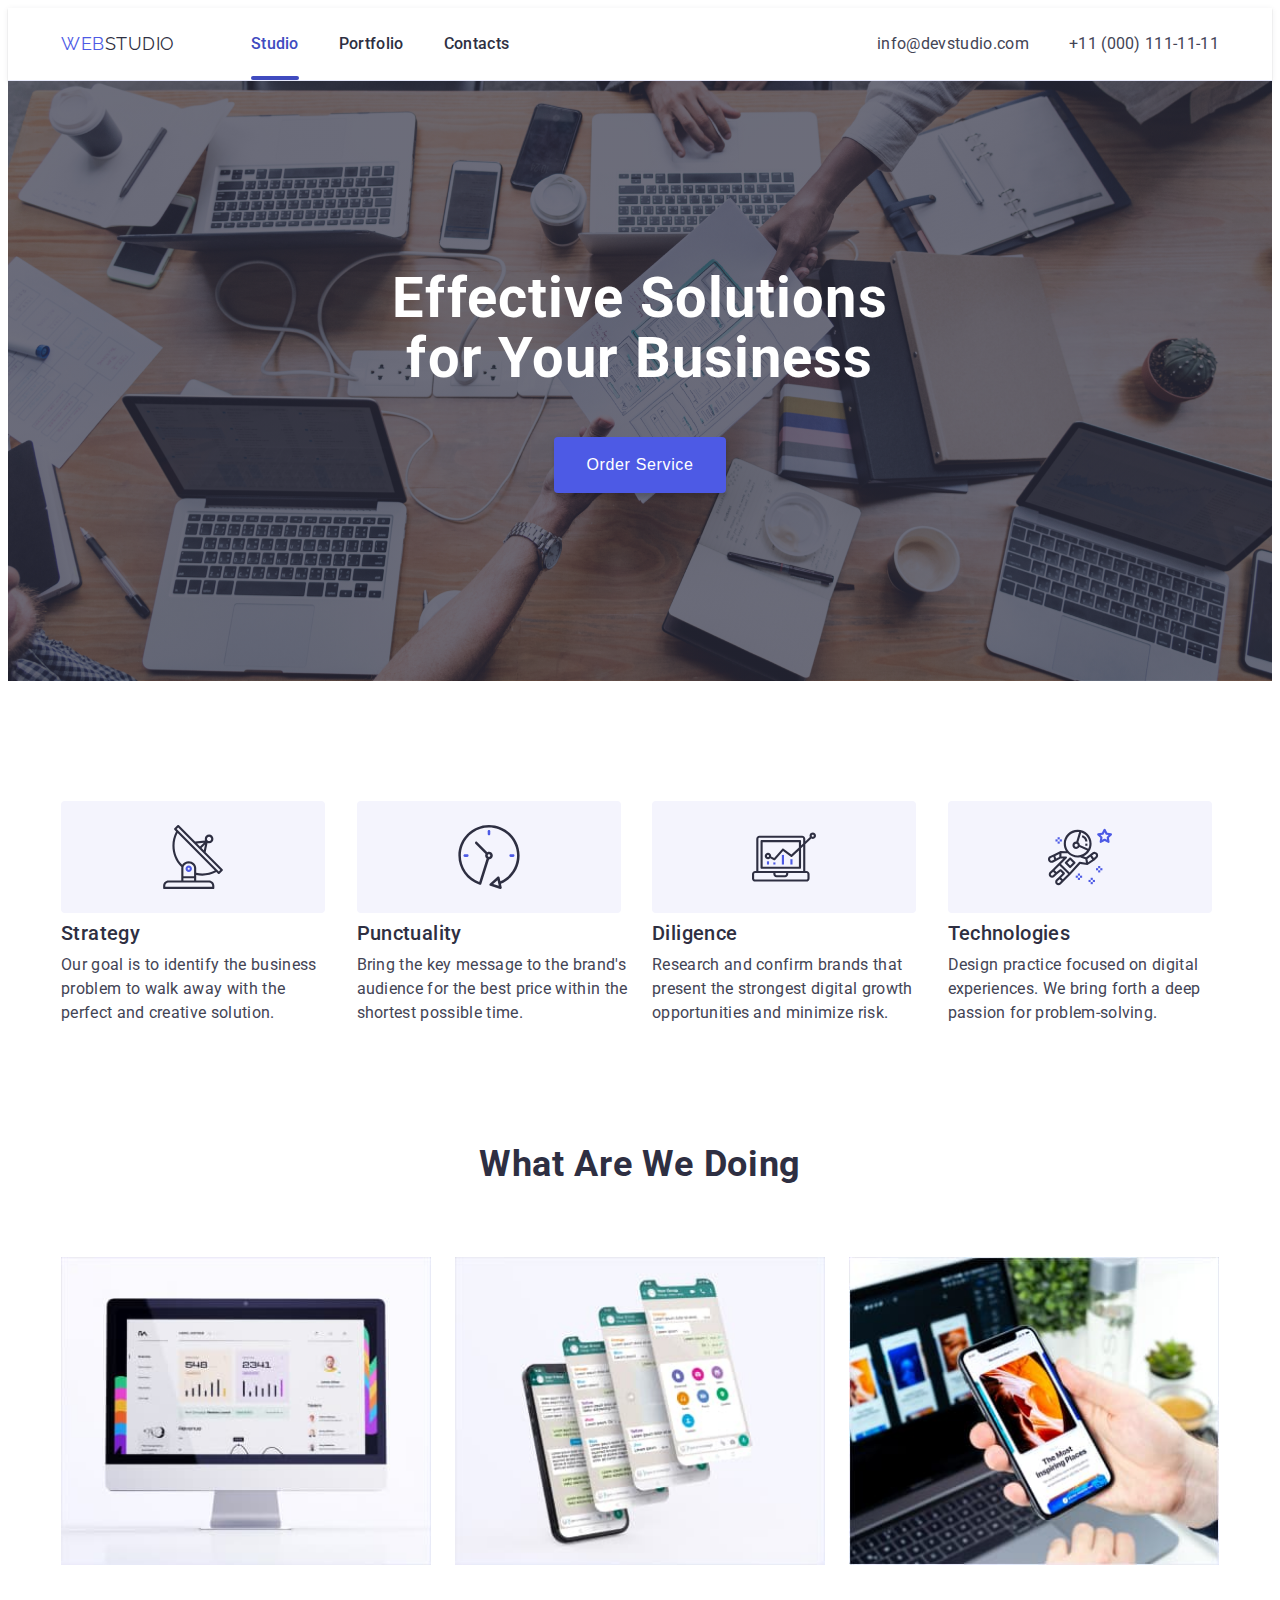
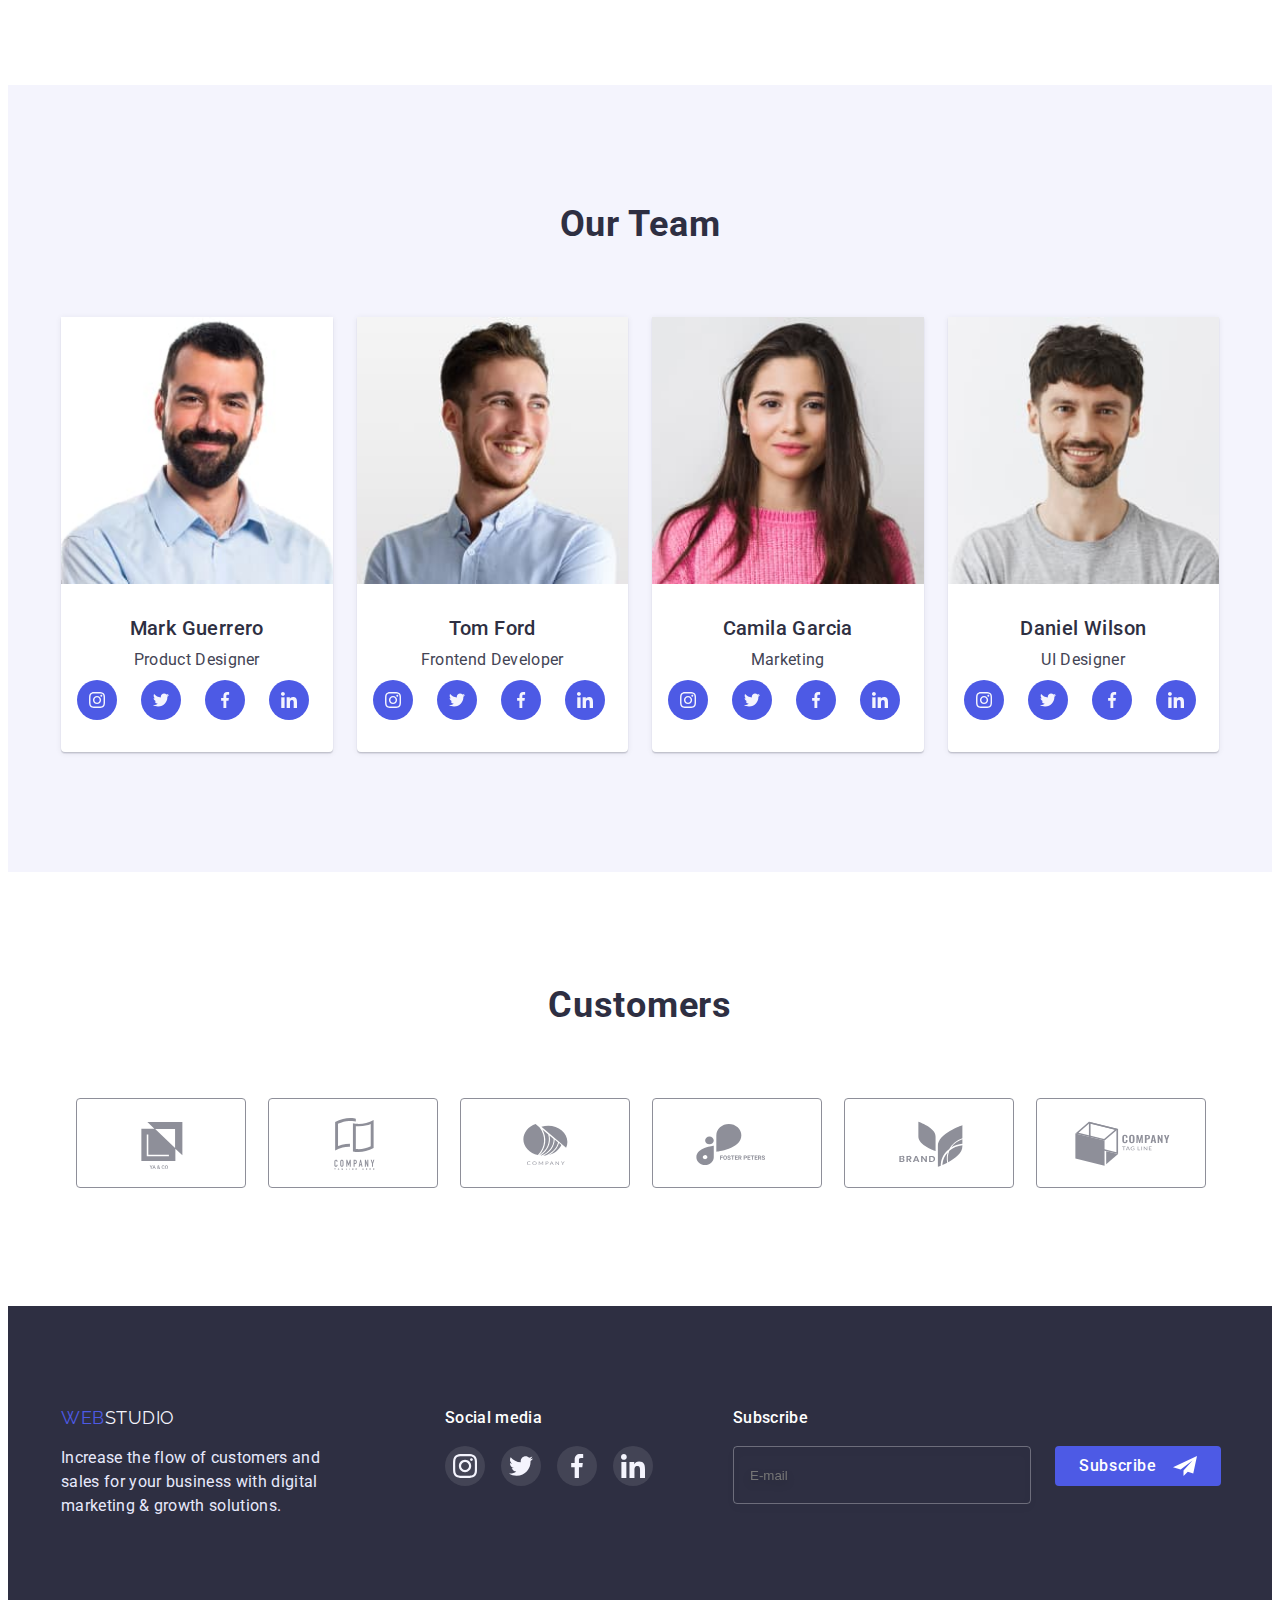
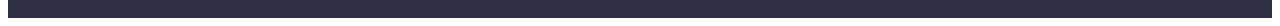
<file: index.html>
<!DOCTYPE html>
<html lang="en">
  <head>
    <meta charset="UTF-8" />
    <meta http-equiv="X-UA-Compatible" content="IE=edge" />
    <meta name="viewport" content="width=device-width, initial-scale=1.0" />
    <title>WEBSTUDIO</title>
    <link
      rel="stylesheet"
      href="https://cdnjs.cloudflare.com/ajax/libs/modern-normalize/1.1.0/modern-normalize.min.css"
      integrity="sha512-wpPYUAdjBVSE4KJnH1VR1HeZfpl1ub8YT/NKx4PuQ5NmX2tKuGu6U/JRp5y+Y8XG2tV+wKQpNHVUX03MfMFn9Q=="
      crossorigin="anonymous"
      referrerpolicy="no-referrer"
    />
    <link rel="preconnect" href="https://fonts.googleapis.com" />
    <link rel="preconnect" href="https://fonts.gstatic.com" crossorigin />
    <link
      href="https://fonts.googleapis.com/css2?family=Raleway:wght@800&family=Roboto:wght@400;500;700;900&display=swap"
      rel="stylesheet"
    />
    <link rel="stylesheet" href="./css/styles.css" />
  </head>
  <body>
    <!-- HEADER -->
    <header class="header">
      <div class="container header-container">
        <nav class="page-header">
          <a href="./index.html" class="logotype link">
            Web<span class="part-logotype-dark">Studio</span>
          </a>
          <ul class="menu-list list">
            <li class="menu-item">
              <a href="./index.html" class="menu-link link current">Studio</a>
            </li>
            <li class="menu-item">
              <a href="./portfolio.html" class="menu-link link">Portfolio</a>
            </li>
            <li class="menu-item">
              <a href="" class="menu-link link">Contacts</a>
            </li>
          </ul>
        </nav>
        <address class="contact">
          <ul class="contact-list list">
            <li class="contact-item">
              <a href="mailto:info@devstudio.com" class="contact-link link"
                >info@devstudio.com</a
              >
            </li>
            <li class="contact-item">
              <a href="tel:+110001111111" class="contact-link link"
                >+11 (000) 111-11-11</a
              >
            </li>
          </ul>
        </address>
      </div>
    </header>
    <!-- /HEADER -->

    <main>
      <!-- HERO -->
      <section class="hero">
        <div class="container">
          <h1 class="hero-title">Effective Solutions for Your Business</h1>
          <button type="button" class="hero-button" data-modal-open>
            Order Service
          </button>
        </div>
      </section>
      <!--ABOUT-->
      <section class="information section">
        <div class="container">
          <h2 class="visually-hidden">Advantages</h2>
          <ul class="information-list list">
            <li class="information-item">
              <div class="information-icon-container">
                <svg class="icon-antenna" width="64" height="64">
                  <use href="./images/icons.svg#icon-antenna"></use>
                </svg>
              </div>
              <h3 class="information-title">Strategy</h3>
              <p class="information-text">
                Our goal is to identify the business problem to walk away with
                the perfect and creative solution.
              </p>
            </li>
            <li class="information-item">
              <div class="information-icon-container">
                <svg class="icon-antenna" width="64" height="64">
                  <use href="./images/icons.svg#icon-clock"></use>
                </svg>
              </div>
              <h3 class="information-title">Punctuality</h3>
              <p class="information-text">
                Bring the key message to the brand's audience for the best price
                within the shortest possible time.
              </p>
            </li>
            <li class="information-item">
              <div class="information-icon-container">
                <svg class="icon-antenna" width="64" height="64">
                  <use href="./images/icons.svg#icon-diagram"></use>
                </svg>
              </div>
              <h3 class="information-title">Diligence</h3>
              <p class="information-text">
                Research and confirm brands that present the strongest digital
                growth opportunities and minimize risk.
              </p>
            </li>
            <li class="information-item">
              <div class="information-icon-container">
                <svg class="icon-antenna" width="64" height="64">
                  <use href="./images/icons.svg#icon-astronaut"></use>
                </svg>
              </div>
              <h3 class="information-title">Technologies</h3>
              <p class="information-text">
                Design practice focused on digital experiences. We bring forth a
                deep passion for problem-solving.
              </p>
            </li>
          </ul>
        </div>
      </section>
      <!-- /ABOUT-->
      <!-- JOB-->
      <section class="job-example section">
        <div class="container">
          <h2 class="job-example-title">What are we doing</h2>
          <ul class="job-example-list list">
            <li class="job-example-item list">
              <img
                class="job-example-img"
                src="./images/what-we-doing/img1.jpg"
                alt="Computer"
                width="360"
              />
            </li>
            <li class="job-example-item list">
              <img
                class="job-example-img"
                src="./images/what-we-doing/img2.jpg"
                alt="Phone's screen"
                width="360"
              />
            </li>
            <li class="job-example-item">
              <img
                class="job-example-img"
                src="./images/what-we-doing/img3.jpg"
                alt="Phone and computer"
                width="360"
              />
            </li>
          </ul>
        </div>
      </section>
      <!-- /JOB-->
      <!-- TEAM-->
      <section class="team section">
        <div class="container">
          <h2 class="team-title">Our Team</h2>
          <ul class="team-list list">
            <li class="team-item">
              <img
                class="team-img"
                src="./images/our-team/img1.jpg"
                alt="employee"
                width="264"
              />
              <div class="team-text">
                <h3 class="team-member">Mark Guerrero</h3>
                <p class="team-description">Product Designer</p>
                <ul class="team-social-list list">
                  <li class="team-social-item">
                    <a href="" class="team-social-link">
                      <svg class="team-social-svg" width="16" height="16">
                        <use href="./images/icons.svg#icon-instagram"></use>
                      </svg>
                    </a>
                  </li>
                  <li class="team-social-item">
                    <a href="" class="team-social-link">
                      <svg class="team-social-svg" width="16" height="16">
                        <use href="./images/icons.svg#icon-twitter"></use>
                      </svg>
                    </a>
                  </li>
                  <li class="team-social-item">
                    <a href="" class="team-social-link">
                      <svg class="team-social-svg" width="16" height="16">
                        <use href="./images/icons.svg#icon-facebook"></use>
                      </svg>
                    </a>
                  </li>
                  <li class="team-social-item">
                    <a href="" class="team-social-link">
                      <svg class="team-social-svg" width="16" height="16">
                        <use href="./images/icons.svg#icon-linkedin"></use>
                      </svg>
                    </a>
                  </li>
                </ul>
              </div>
            </li>
            <li class="team-item">
              <img
                class="team-img"
                src="./images/our-team/img2.jpg"
                alt="employee"
                width="264"
              />
              <div class="team-text">
                <h3 class="team-member">Tom Ford</h3>
                <p class="team-description">Frontend Developer</p>
                <ul class="team-social-list list">
                  <li class="team-social-item">
                    <a href="" class="team-social-link">
                      <svg class="team-social-svg" width="16" height="16">
                        <use href="./images/icons.svg#icon-instagram"></use>
                      </svg>
                    </a>
                  </li>
                  <li class="team-social-item">
                    <a href="" class="team-social-link">
                      <svg class="team-social-svg" width="16" height="16">
                        <use href="./images/icons.svg#icon-twitter"></use>
                      </svg>
                    </a>
                  </li>
                  <li class="team-social-item">
                    <a href="" class="team-social-link">
                      <svg class="team-social-svg" width="16" height="16">
                        <use href="./images/icons.svg#icon-facebook"></use>
                      </svg>
                    </a>
                  </li>
                  <li class="team-social-item">
                    <a href="" class="team-social-link">
                      <svg class="team-social-svg" width="16" height="16">
                        <use href="./images/icons.svg#icon-linkedin"></use>
                      </svg>
                    </a>
                  </li>
                </ul>
              </div>
            </li>
            <li class="team-item">
              <img
                class="team-img"
                src="./images/our-team/img3.jpg"
                alt="employee"
                width="264"
              />
              <div class="team-text">
                <h3 class="team-member">Camila Garcia</h3>
                <p class="team-description">Marketing</p>
                <ul class="team-social-list list">
                  <li class="team-social-item">
                    <a href="" class="team-social-link">
                      <svg class="team-social-svg" width="16" height="16">
                        <use href="./images/icons.svg#icon-instagram"></use>
                      </svg>
                    </a>
                  </li>
                  <li class="team-social-item">
                    <a href="" class="team-social-link">
                      <svg class="team-social-svg" width="16" height="16">
                        <use href="./images/icons.svg#icon-twitter"></use>
                      </svg>
                    </a>
                  </li>
                  <li class="team-social-item">
                    <a href="" class="team-social-link">
                      <svg class="team-social-svg" width="16" height="16">
                        <use href="./images/icons.svg#icon-facebook"></use>
                      </svg>
                    </a>
                  </li>
                  <li class="team-social-item">
                    <a href="" class="team-social-link">
                      <svg class="team-social-svg" width="16" height="16">
                        <use href="./images/icons.svg#icon-linkedin"></use>
                      </svg>
                    </a>
                  </li>
                </ul>
              </div>
            </li>
            <li class="team-item">
              <img
                class="team-img"
                src="./images/our-team/img4.jpg"
                alt="employee"
                width="264"
              />
              <div class="team-text">
                <h3 class="team-member">Daniel Wilson</h3>
                <p class="team-description">UI Designer</p>
                <ul class="team-social-list list">
                  <li class="team-social-item">
                    <a href="" class="team-social-link">
                      <svg class="team-social-svg" width="16" height="16">
                        <use href="./images/icons.svg#icon-instagram"></use>
                      </svg>
                    </a>
                  </li>
                  <li class="team-social-item">
                    <a href="" class="team-social-link">
                      <svg class="team-social-svg" width="16" height="16">
                        <use href="./images/icons.svg#icon-twitter"></use>
                      </svg>
                    </a>
                  </li>
                  <li class="team-social-item">
                    <a href="" class="team-social-link">
                      <svg class="team-social-svg" width="16" height="16">
                        <use href="./images/icons.svg#icon-facebook"></use>
                      </svg>
                    </a>
                  </li>
                  <li class="team-social-item">
                    <a href="" class="team-social-link">
                      <svg class="team-social-svg" width="16" height="16">
                        <use href="./images/icons.svg#icon-linkedin"></use>
                      </svg>
                    </a>
                  </li>
                </ul>
              </div>
            </li>
          </ul>
        </div>
      </section>
      <!-- /TEAM-->

      <!--CUSTOMERS-->
      <section class="customers section">
        <div class="container">
          <h2 class="customers-title">Customers</h2>
          <ul class="customers-list list">
            <li class="customers-item">
              <a href="" class="customers-link link">
                <svg class="customers-icon" width="104" height="56">
                  <use href="./images/icons.svg#icon-logo1"></use>
                </svg>
              </a>
            </li>
            <li class="customers-item">
              <a href="" class="customers-link link">
                <svg class="customers-icon" width="104" height="56">
                  <use href="./images/icons.svg#icon-logo2"></use>
                </svg>
              </a>
            </li>
            <li class="customers-item">
              <a href="" class="customers-link link">
                <svg class="customers-icon" width="104" height="56">
                  <use href="./images/icons.svg#icon-logo3"></use>
                </svg>
              </a>
            </li>
            <li class="customers-item">
              <a href="" class="customers-link link">
                <svg class="customers-icon" width="104" height="56">
                  <use href="./images/icons.svg#icon-logo4"></use>
                </svg>
              </a>
            </li>
            <li class="customers-item">
              <a href="" class="customers-link link">
                <svg class="customers-icon" width="104" height="56">
                  <use href="./images/icons.svg#icon-logo5"></use>
                </svg>
              </a>
            </li>
            <li class="customers-item">
              <a href="" class="customers-link link">
                <svg class="customers-icon" width="104" height="56">
                  <use href="./images/icons.svg#icon-logo6"></use>
                </svg>
              </a>
            </li>
          </ul>
        </div>
      </section>
    </main>
    <!-- FOOTER-->
    <footer class="footer-container">
      <div class="container footer-general-container">
        <div class="footer-description">
          <a href="./index.html" class="logotype link logo-bottom">
            Web<span class="part-logotype-light">Studio</span>
          </a>
          <p class="footer-text">
            Increase the flow of customers and sales for your business with
            digital marketing & growth solutions.
          </p>
        </div>
        <div class="footer-social-media">
          <p class="footer-social-text">Social media</p>
          <ul class="footer-social-list list">
            <li class="footer-social-item">
              <a href="" class="footer-social-link">
                <svg class="footer-social-svg" width="24" height="24">
                  <use href="./images/icons.svg#icon-instagram"></use>
                </svg>
              </a>
            </li>
            <li class="footer-social-item">
              <a href="" class="footer-social-link">
                <svg class="footer-social-svg" width="24" height="24">
                  <use href="./images/icons.svg#icon-twitter"></use>
                </svg>
              </a>
            </li>
            <li class="footer-social-item">
              <a href="" class="footer-social-link">
                <svg class="footer-social-svg" width="24" height="24">
                  <use href="./images/icons.svg#icon-facebook"></use>
                </svg>
              </a>
            </li>
            <li class="footer-social-item">
              <a href="" class="footer-social-link">
                <svg class="footer-social-svg" width="24" height="24">
                  <use href="./images/icons.svg#icon-linkedin"></use>
                </svg>
              </a>
            </li>
          </ul>
        </div>

        <form class="footer-form">
          <p class="footer-field-description">Subscribe</p>
          <div class="footer-input-btn-wrap">
            <input
              class="footer-input"
              aria-label="Email"
              type="email"
              name="user_mail_subscribe"
              placeholder="E-mail"
            />
            <button type="submit" class="footer-mail-btn">
              Subscribe
              <svg class="subscribe-icon" width="24" height="24">
                <use href="./images/icons.svg#icon-teleg"></use>
              </svg>
            </button>
          </div>
        </form>
      </div>
    </footer>
    <!-- /FOOTER-->

    <!--BACKDROP-->
    <div class="backdrop is-hidden" data-modal>
      <div class="modal">
        <button type="button" class="modal-close-btn" data-modal-close>
          <svg class="modal-close-icon" width="8" height="8">
            <use href="./images/icons.svg#icon-close-btn"></use>
          </svg>
        </button>
        <p class="modal-title">Leave your contacts and we will call you back</p>
        <form class="modal-form">
          <label class="modal-form-field form-group"
            ><span class="modal-form-descr">Name</span>
            <span class="input-container">
              <input
                class="modal-form-input"
                type="text"
                name="user_name"
                required
                pattern="^[a-zA-Zа-яА-Я]+$"
                minlength="2"
              />
              <svg class="modal-form-icon" width="18" height="24">
                <use href="./images/icons.svg#icon-man"></use>
              </svg>
            </span>
          </label>

          <label class="modal-form-field form-group"
            ><span class="modal-form-descr">Phone</span>
            <span class="input-container">
              <input
                class="modal-form-input"
                type="tel"
                name="user_phone"
                required
                pattern="[0-9]{3}-[0-9]{3}-[0-9]{2}[0-9]{2}"
                title="XXX-XXX-XX-XX" />
              <svg class="modal-form-icon" width="18" height="24">
                <use href="./images/icons.svg#icon-phone"></use></svg></span
          ></label>

          <label class="modal-form-field form-group"
            ><span class="modal-form-descr">Email</span>
            <span class="input-container">
              <input
                class="modal-form-input"
                type="email"
                name="user_mail"
                required
              /><svg class="modal-form-icon" width="18" height="24">
                <use href="./images/icons.svg#icon-email"></use>
              </svg>
            </span>
          </label>

          <label class="modal-form-field form-group-textarea"
            ><span class="modal-form-descr">Comment</span
            ><textarea
              name="user_comment"
              class="modal-form-textarea"
              placeholder="Text input"
            ></textarea>
          </label>

          <input
            id="user-policy"
            type="checkbox"
            name="user_policy"
            class="modal-form-check visually-hidden"
          />
          <label for="user-policy" class="policy-field-check"
            >I accept the terms and conditions of the&nbsp;
            <a class="policy-field-link link" href="">Privacy Policy</a></label
          >
          <button class="modal-form-btn" type="submit">Send</button>
        </form>
      </div>
    </div>

    <script src="./js/modal.js"></script>
  </body>
</html>
</file>
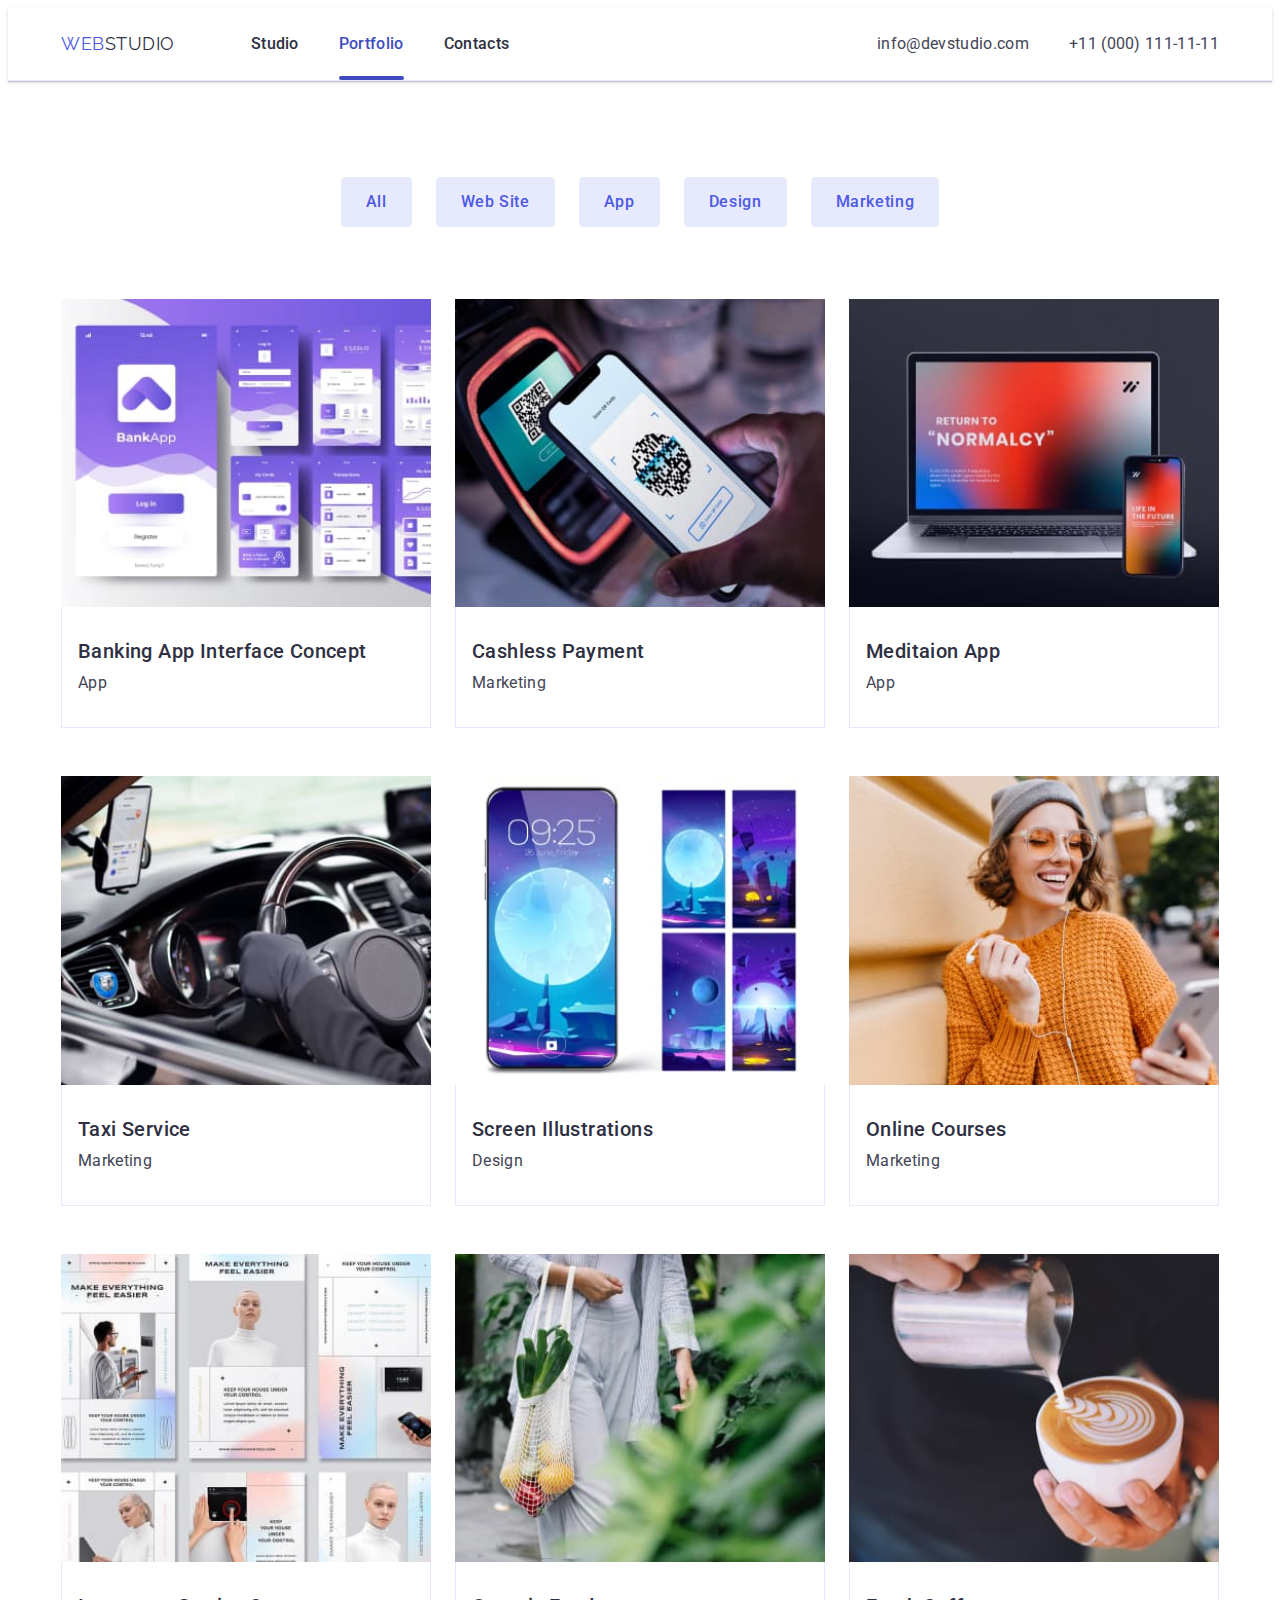
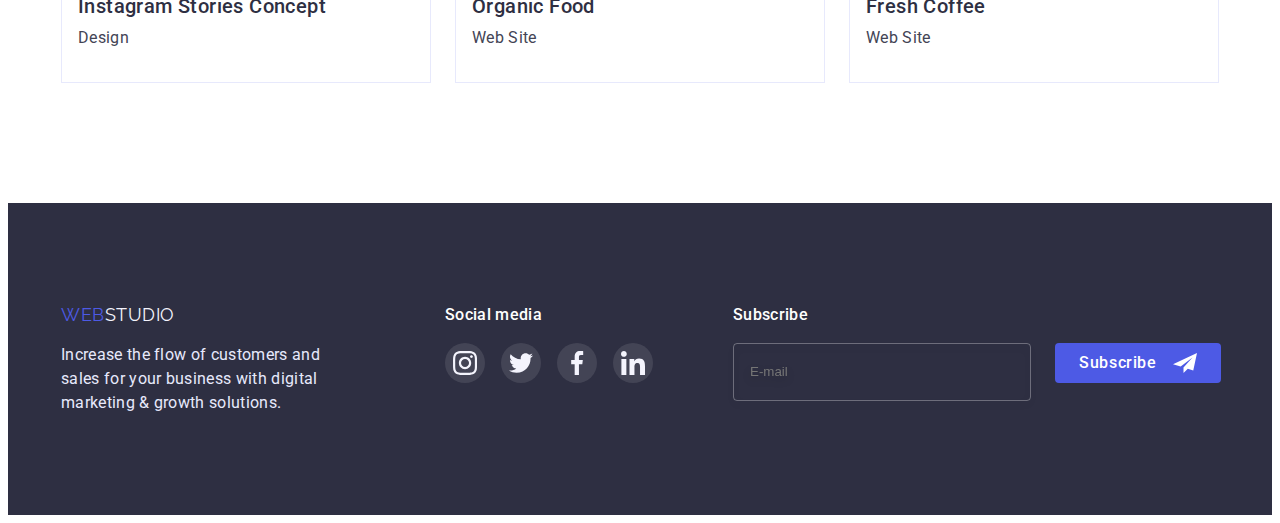
<file: portfolio.html>
<!DOCTYPE html>
<html lang="en">
  <head>
    <meta charset="UTF-8" />
    <meta http-equiv="X-UA-Compatible" content="IE=edge" />
    <meta name="viewport" content="width=device-width, initial-scale=1.0" />
    <title>WEBSTUDIO</title>
    <link
      rel="stylesheet"
      href="https://cdnjs.cloudflare.com/ajax/libs/modern-normalize/1.1.0/modern-normalize.min.css"
      integrity="sha512-wpPYUAdjBVSE4KJnH1VR1HeZfpl1ub8YT/NKx4PuQ5NmX2tKuGu6U/JRp5y+Y8XG2tV+wKQpNHVUX03MfMFn9Q=="
      crossorigin="anonymous"
      referrerpolicy="no-referrer"
    />
    <link rel="preconnect" href="https://fonts.googleapis.com" />
    <link rel="preconnect" href="https://fonts.gstatic.com" crossorigin />
    <link
      href="https://fonts.googleapis.com/css2?family=Raleway:wght@800&family=Roboto:wght@400;500;700;900&display=swap"
      rel="stylesheet"
    />
    <link rel="stylesheet" href="./css/styles.css" />
  </head>
  <body>
    <!-- HEADER -->
    <header class="header">
      <div class="container header-container">
        <nav class="page-header">
          <a href="./index.html" class="logotype link">
            Web<span class="part-logotype-dark">Studio</span>
          </a>
          <ul class="menu-list list">
            <li class="menu-item">
              <a href="./index.html" class="menu-link link">Studio</a>
            </li>
            <li class="menu-item">
              <a href="./portfolio.html" class="menu-link link current"
                >Portfolio</a
              >
            </li>
            <li class="menu-item">
              <a href="" class="menu-link link">Contacts</a>
            </li>
          </ul>
        </nav>
        <address class="contact">
          <ul class="contact-list list">
            <li class="contact-item">
              <a href="mailto:info@devstudio.com" class="contact-link link"
                >info@devstudio.com</a
              >
            </li>
            <li class="contact-item">
              <a href="tel:+110001111111" class="contact-link link"
                >+11 (000) 111-11-11</a
              >
            </li>
          </ul>
        </address>
      </div>
    </header>
    <!-- /HEADER -->
    <!-- MAIN -->
    <main>
      <section class="portfolio-section">
        <div class="container">
          <h1 class="visually-hidden">Portfolio</h1>

          <ul class="portfolio-select-list list">
            <li class="portfolio-select-item">
              <button type="button" class="portfolio-select-btn">All</button>
            </li>
            <li class="portfolio-select-item">
              <button type="button" class="portfolio-select-btn">
                Web Site
              </button>
            </li>
            <li class="portfolio-select-item">
              <button type="button" class="portfolio-select-btn">App</button>
            </li>
            <li class="portfolio-select-item">
              <button type="button" class="portfolio-select-btn">Design</button>
            </li>
            <li class="portfolio-select-item">
              <button type="button" class="portfolio-select-btn">
                Marketing
              </button>
            </li>
          </ul>

          <ul class="portfolio-work-list list">
            <li class="portfolio-work-item">
              <a href="" class="portfolio-work-link link">
                <div class="portfolio-img-wrap">
                  <img
                    src="./images/portfolio/img1.jpg"
                    alt="Bank app"
                    width="360"
                    class="portfolio-work-picture"
                  />
                  <p class="portfolio-text-overlay">
                    14 Stylish and User-Friendly App Design Concepts · Task
                    Manager App · Calorie Tracker App · Exotic Fruit Ecommerce
                    App · Cloud Storage App
                  </p>
                </div>
                <div class="portfolio-img-text">
                  <h2 class="portfolio-work-title">
                    Banking App Interface Concept
                  </h2>
                  <p class="portfolio-work-text">App</p>
                </div>
              </a>
            </li>
            <li class="portfolio-work-item">
              <a href="" class="portfolio-work-link link">
                <div class="portfolio-img-wrap">
                  <img
                    src="./images/portfolio/img2.jpg"
                    alt="Payment by phone"
                    width="360"
                    class="portfolio-work-picture"
                  />
                  <p class="portfolio-text-overlay">
                    14 Stylish and User-Friendly App Design Concepts · Task
                    Manager App · Calorie Tracker App · Exotic Fruit Ecommerce
                    App · Cloud Storage App
                  </p>
                </div>
                <div class="portfolio-img-text">
                  <h2 class="portfolio-work-title">Cashless Payment</h2>
                  <p class="portfolio-work-text">Marketing</p>
                </div>
              </a>
            </li>
            <li class="portfolio-work-item">
              <a href="" class="portfolio-work-link link">
                <div class="portfolio-img-wrap">
                  <img
                    src="./images/portfolio/img3.jpg"
                    alt="Leptop and phone"
                    width="360"
                    class="portfolio-work-picture"
                  />
                  <p class="portfolio-text-overlay">
                    14 Stylish and User-Friendly App Design Concepts · Task
                    Manager App · Calorie Tracker App · Exotic Fruit Ecommerce
                    App · Cloud Storage App
                  </p>
                </div>
                <div class="portfolio-img-text">
                  <h2 class="portfolio-work-title">Meditaion App</h2>
                  <p class="portfolio-work-text">App</p>
                </div>
              </a>
            </li>
            <li class="portfolio-work-item">
              <a href="" class="portfolio-work-link link">
                <div class="portfolio-img-wrap">
                  <img
                    src="./images/portfolio/img4.jpg"
                    alt="Мachine steering wheel and phone"
                    width="360"
                    class="portfolio-work-picture"
                  />
                  <p class="portfolio-text-overlay">
                    14 Stylish and User-Friendly App Design Concepts · Task
                    Manager App · Calorie Tracker App · Exotic Fruit Ecommerce
                    App · Cloud Storage App
                  </p>
                </div>
                <div class="portfolio-img-text">
                  <h2 class="portfolio-work-title">Taxi Service</h2>
                  <p class="portfolio-work-text">Marketing</p>
                </div>
              </a>
            </li>
            <li class="portfolio-work-item">
              <a href="" class="portfolio-work-link link">
                <div class="portfolio-img-wrap">
                  <img
                    src="./images/portfolio/img5.jpg"
                    alt="Picture on phone's screen"
                    width="360"
                    class="portfolio-work-picture"
                  />
                  <p class="portfolio-text-overlay">
                    14 Stylish and User-Friendly App Design Concepts · Task
                    Manager App · Calorie Tracker App · Exotic Fruit Ecommerce
                    App · Cloud Storage App
                  </p>
                </div>
                <div class="portfolio-img-text">
                  <h2 class="portfolio-work-title">Screen Illustrations</h2>
                  <p class="portfolio-work-text">Design</p>
                </div>
              </a>
            </li>
            <li class="portfolio-work-item">
              <a href="" class="portfolio-work-link link">
                <div class="portfolio-img-wrap">
                  <img
                    src="./images/portfolio/img6.jpg"
                    alt="Girl with phone"
                    width="360"
                    class="portfolio-work-picture"
                  />
                  <p class="portfolio-text-overlay">
                    14 Stylish and User-Friendly App Design Concepts · Task
                    Manager App · Calorie Tracker App · Exotic Fruit Ecommerce
                    App · Cloud Storage App
                  </p>
                </div>
                <div class="portfolio-img-text">
                  <h2 class="portfolio-work-title">Online Courses</h2>
                  <p class="portfolio-work-text">Marketing</p>
                </div>
              </a>
            </li>
            <li class="portfolio-work-item">
              <a href="" class="portfolio-work-link link">
                <div class="portfolio-img-wrap">
                  <img
                    src="./images/portfolio/img7.jpg"
                    alt="Different pictures"
                    width="360"
                    class="portfolio-work-picture"
                  />
                  <p class="portfolio-text-overlay">
                    14 Stylish and User-Friendly App Design Concepts · Task
                    Manager App · Calorie Tracker App · Exotic Fruit Ecommerce
                    App · Cloud Storage App
                  </p>
                </div>
                <div class="portfolio-img-text">
                  <h2 class="portfolio-work-title">
                    Instagram Stories Concept
                  </h2>
                  <p class="portfolio-work-text">Design</p>
                </div>
              </a>
            </li>
            <li class="portfolio-work-item">
              <a href="" class="portfolio-work-link link">
                <div class="portfolio-img-wrap">
                  <img
                    src="./images/portfolio/img8.jpg"
                    alt="Bag with fruits"
                    width="360"
                    class="portfolio-work-picture"
                  />
                  <p class="portfolio-text-overlay">
                    14 Stylish and User-Friendly App Design Concepts · Task
                    Manager App · Calorie Tracker App · Exotic Fruit Ecommerce
                    App · Cloud Storage App
                  </p>
                </div>
                <div class="portfolio-img-text">
                  <h2 class="portfolio-work-title">Organic Food</h2>
                  <p class="portfolio-work-text">Web Site</p>
                </div>
              </a>
            </li>
            <li class="portfolio-work-item">
              <a href="" class="portfolio-work-link link">
                <div class="portfolio-img-wrap">
                  <img
                    src="./images/portfolio/img9.jpg"
                    alt="Cup with coffee"
                    width="360"
                    class="portfolio-work-picture"
                  />
                  <p class="portfolio-text-overlay">
                    14 Stylish and User-Friendly App Design Concepts · Task
                    Manager App · Calorie Tracker App · Exotic Fruit Ecommerce
                    App · Cloud Storage App
                  </p>
                </div>
                <div class="portfolio-img-text">
                  <h2 class="portfolio-work-title">Fresh Coffee</h2>
                  <p class="portfolio-work-text">Web Site</p>
                </div>
              </a>
            </li>
          </ul>
        </div>
      </section>
    </main>
    <!-- /MAIN -->
    <!--FOOTER-->
    <footer class="footer-container">
      <div class="container footer-general-container">
        <div class="footer-description">
          <a href="./index.html" class="logotype link logo-bottom">
            Web<span class="part-logotype-light">Studio</span>
          </a>
          <p class="footer-text">
            Increase the flow of customers and sales for your business with
            digital marketing & growth solutions.
          </p>
        </div>
        <div class="footer-social-media">
          <p class="footer-social-text">Social media</p>
          <ul class="footer-social-list list">
            <li class="footer-social-item">
              <a href="" class="footer-social-link">
                <svg class="footer-social-svg" width="24" height="24">
                  <use href="./images/icons.svg#icon-instagram"></use>
                </svg>
              </a>
            </li>
            <li class="footer-social-item">
              <a href="" class="footer-social-link">
                <svg class="footer-social-svg" width="24" height="24">
                  <use href="./images/icons.svg#icon-twitter"></use>
                </svg>
              </a>
            </li>
            <li class="footer-social-item">
              <a href="" class="footer-social-link">
                <svg class="footer-social-svg" width="24" height="24">
                  <use href="./images/icons.svg#icon-facebook"></use>
                </svg>
              </a>
            </li>
            <li class="footer-social-item">
              <a href="" class="footer-social-link">
                <svg class="footer-social-svg" width="24" height="24">
                  <use href="./images/icons.svg#icon-linkedin"></use>
                </svg>
              </a>
            </li>
          </ul>
        </div>

        <form class="footer-form">
          <p class="footer-field-description">Subscribe</p>
          <div class="footer-input-btn-wrap">
            <input
              class="footer-input"
              aria-label="Email"
              type="email"
              name="user_mail_subscribe"
              placeholder="E-mail"
            />
            <button type="submit" class="footer-mail-btn">
              Subscribe
              <svg class="subscribe-icon" width="24" height="24">
                <use href="./images/icons.svg#icon-teleg"></use>
              </svg>
            </button>
          </div>
        </form>
      </div>
    </footer>
    <!--FOOTER-->
  </body>
</html>
</file>
<file: css/styles.css>
:root {
--accent-color: #404BBF;
--color-main-title: #FFFFFF;
--color-next-title: #2E2F42;
--color-text: #434455;
--color-logo-bkg-button: #4D5AE5;
--color-footertext-bkg-subtitle: #E7E9FC;
--color-logo: #F4F4FD;
--color-customers: #8E8F99;
--transition-dur-func: 250ms cubic-bezier(0.4, 0, 0.2, 1);
}
/*=======COMPONENTS======*/
h1, h2, h3, h4, h5, h6, p {
    margin: 0;
}

ul {
    margin: 0; padding: 0;
}

img {
    display: block;
    min-width: 100%;
    height: auto;
}
.section {
    padding-top: 120px;
    padding-bottom: 120px;
}
.container {
    width: 1158px;
    padding-left: 15px;
    padding-right: 15px;
    margin: 0 auto;
    
}

body {
    font-family: 'Roboto', sans-serif;
    color: var(--color-text);
    background-color: var(--color-main-title);
}


.list {
    list-style: none;
}

.link {
text-decoration: none;
}
.visually-hidden {
    position: absolute;
    width: 1px;
    height: 1px;
    margin: -1px;
    border: 0;
    padding: 0;

    white-space: nowrap;
    clip-path: inset(100%);
    clip: rect(0 0 0 0);
    overflow: hidden;
}
/*==========HEADER=========*/
.header {
border-bottom: 1px solid var(--color-footertext-bkg-subtitle);
box-shadow: 0px 2px 1px rgba(46, 47, 66, 0.08), 0px 1px 1px rgba(46, 47, 66, 0.16), 0px 1px 6px rgba(46, 47, 66, 0.08);
}

.header-container {
display: flex;
align-items: center;
justify-content: space-between;
}

.page-header {
    display: flex;
}
.menu-list {
    display: flex;
}
.logotype {
    display: block;
    padding-top: 24px;
    padding-bottom: 24px;
    margin-right: 76px;
    font-family: 'Raleway', sans-serif;
        font-size: 18px;
        line-height: 1.33;
        letter-spacing: 0.03em;
        text-transform: uppercase;
        color: var(--color-logo-bkg-button);
}

.part-logotype-dark {
color: var(--color-next-title);

} 

.menu-link {
    position: relative;
    display: block;
    padding-top: 24px;
    padding-bottom: 24px;

    font-weight: 500;
    font-size: 16px;
    line-height: 1.5;
    letter-spacing: 0.02em;
    color: var(--color-next-title);

    transition: color var(--transition-dur-func);
}
.menu-link:hover,
.menu-link:focus {
    color: var(--accent-color);

}
.current {
    color: #404BBF;
}
.current::after {
    content: " ";
    display: block;

    position: absolute;
    bottom: 0px;
    left: 0px;
    width: 100%;
    height: 4px;
     background-color: #404bbf;        
     border-radius: 2px;

}
.menu-item:not(:last-child) {
    margin-right: 40px;
}
.contact {
font-style: normal;

}

.contact-list {
    display: flex;
}

.contact-item:not(:last-of-type){
    margin-right: 40px;
}
.contact-link {
   display: block;
    padding-top: 24px;
    padding-bottom: 24px;

    font-size: 16px;
    line-height: 1.5;
    letter-spacing: 0.02em;
    color: var(--color-text);

    transition: color var(--transition-dur-func);
}
.contact-link:hover,
.contact-link:focus {
    color: var(--accent-color);
}


/*==================HERO========*/
.hero {
   margin-left: auto;
   margin-right: auto;
    padding-top: 188px;
    padding-bottom: 188px;
    background-image: linear-gradient(rgba(46, 47, 66, 0.7), rgba(46, 47, 66, 0.7)), url('../images/hero/hero.jpg');
    background-size: cover;
    max-width: 1440px;
    background-position: center;
    background-repeat: no-repeat;
    background-color: rgba(46, 47, 66, 0.7);;


}
.hero-title {
    width: 498px;
    margin: 0px auto 48px auto;
        font-size: 56px;
        line-height: 1.07;
        text-align: center;
        letter-spacing: 0.02em;
        color: var(--color-main-title);
}

.hero-button {
    display: block;
    margin-right: auto;
    margin-left: auto;
    padding: 16px 32px;

    min-width: 105px;
    border: var(--color-logo-bkg-button);
    border-radius: 4px;
    font-weight: 500;
    font-size: 16px;
    line-height: 1.5;
    letter-spacing: 0.04em;
    color: var(--color-main-title);
    background-color: var(--color-logo-bkg-button);
    cursor: pointer;
    box-shadow: 0px 4px 4px rgba(0, 0, 0, 0.15);

    transition: background-color var(--transition-dur-func), border-color var(--transition-dur-func);
}

.hero-button:hover,
.hero-button:focus {
    background-color: var(--accent-color);
    border-color: var(--accent-color);
}

/*==================ABOUT========*/
.information-list {
    display: flex;
    flex-wrap: wrap;
    gap: 24px;
}

.information-item {
   flex-basis: calc((100% - 72px) / 4);

}

.information-icon-container {
display: flex;
height: 112px;
width: 264px;
justify-content: center;
align-items: center;
border-radius: 4px;
background-color: var(--color-logo);
margin-bottom: 8px;
}

.information-title {
    font-weight: 500;
    margin-bottom: 8px;
        font-size: 20px;
        line-height: 1.2;
        letter-spacing: 0.02em;
        color: var(--color-next-title);
}

.information-text {
    font-size: 16px;
        line-height: 1.5;
        letter-spacing: 0.02em;
        color: var(--color-text);
}

/*==================JOB========*/

.job-example {
    padding-top: 0;
}

.job-example-list {
display: flex;
flex-wrap: wrap;
gap: 24px;

}

.job-example-item {
width: 360px;
flex-basis: calc((100% - 48px) / 3);
}

.job-example-title {
   margin-bottom: 72px;
    font-size: 36px;
    line-height: 1.11;
    text-align: center;
    letter-spacing: 0.02em;
    color: var(--color-next-title);
    text-transform: capitalize;
}

/*==================TEAM========*/
.team {
    background-color: var(--color-logo);

}

.team-list {
display: flex;
flex-wrap: wrap;
gap: 24px;
}

.team-item {
width: 264px;
flex-basis: calc((100% - 72px) / 4);
}

.team-item {
    border-radius: 0px 0px 4px 4px;
 
    background-color: var(--color-main-title);
    box-shadow: 0px 1px 6px rgba(46, 47, 66, 0.08), 0px 1px 1px rgba(46, 47, 66, 0.16), 0px 2px 1px rgba(46, 47, 66, 0.08);;
}
.team-title {
    margin-bottom: 72px;
    font-weight: 700;
        font-size: 36px;
        line-height: 1.11;
        text-align: center;
        letter-spacing: 0.02em;
        color: var(--color-next-title);
        text-transform: capitalize;
}


.team-member {
    text-align: center;
    margin-bottom: 8px;
    font-weight: 500;
        font-size: 20px;
        line-height: 1.2;
        letter-spacing: 0.02em;
        color: var(--color-next-title);
}

.team-description {
    text-align: center;
    margin-bottom: 8px;
    font-size: 16px;
    line-height: 1.5;
    letter-spacing: 0.02em;
    color: var(--color-text);
}

.team-text {
    padding: 32px 16px;
}

.team-social-list {
    display: flex;
    gap: 24px;
}
.team-social-link {
    display: flex;
    justify-content: center;
    align-items: center;

    width: 40px;
    height: 40px;
    border-radius: 50%;
    background-color: var(--color-logo-bkg-button);

    transition: background-color var(--transition-dur-func);
}
.team-social-link:hover,
.team-social-link:focus {
    background-color: var(--accent-color);
}


/*=============CUSTOMERS=========*/
.customers {
    padding-top: 114px;
}
.customers-title {
    margin-bottom: 72px;

    font-size: 36px;
    line-height: 1.11;
    text-align: center;
    letter-spacing: 0.02em;
    color: var(--color-next-title);
}
.customers-item {
    width: 168px;
    height: 88px;
}

.customers-list {
    display: flex;
    gap: 24px;
    justify-content: center;
    align-items: center;
}

.customers-link {
    display: flex;
    justify-content: center;
    align-items: center;

    width: 100%;
    height: 100%;
    color: var(--color-customers);
    border: 1px solid var(--color-customers);
    border-radius: 4px;

    transition: border-color var(--transition-dur-func), color var(--transition-dur-func);
}

.customers-icon {
    fill: currentColor;

    transition: fill var(--transition-dur-func);
}

.customers-link:hover,
.customers-link:focus {
    border-color: var(--accent-color);
    color: var(--accent-color);
}
.customers-icon:hover,
.customers-icon:focus {
    fill: currentColor;
}


/*=============PORTFOLIO PAGE=========*/
.portfolio-section {
padding-top: 96px;
padding-bottom: 120px;
}


.portfolio-select-list {
display: flex;
justify-content: center;
margin-bottom: 72px;
}

.portfolio-select-item:not(:last-child) {
    margin-right: 24px;
}
.portfolio-select-btn {
    font-family: inherit;
    padding: 12px 24px;

    font-weight: 500;
    font-size: 16px;
    line-height: 1.5;
    text-align: center;
    letter-spacing: 0.04em;
    border: 1px solid var(--color-footertext-bkg-subtitle);
    border-radius: 4px;
    color: var(--color-logo-bkg-button);
    background-color: var(--color-footertext-bkg-subtitle);
    cursor: pointer;

    transition: color var(--transition-dur-func), background-color var(--transition-dur-func), border-color var(--transition-dur-func), box-shadow var(--transition-dur-func);
}

.portfolio-select-btn:hover,
.portfolio-select-btn:focus {
    color: var(--color-main-title);
    background-color: var(--accent-color);
    border-color: transparent;
    box-shadow: 0px 3px 1px rgba(0, 0, 0, 0.1), 0px 2px 1px rgba(0, 0, 0, 0.08), 0px 2px 2px rgba(0, 0, 0, 0.12);
}

.portfolio-select-btn:not(:last-child) {
    margin-right: 24px;
}

.portfolio-work-list {
    display: flex;
    flex-wrap: wrap;
    row-gap: 48px;
    column-gap: 24px;
}

.portfolio-work-item {
    flex-basis: calc((100% - 48px) / 3);
}

.portfolio-work-link {
    display: block;

    transition: box-shadow var(--transition-dur-func);
}

.portfolio-work-link:hover,
.portfolio-work-link:focus {
    box-shadow: 0px 1px 6px rgba(46, 47, 66, 0.08), 0px 1px 1px rgba(46, 47, 66, 0.16), 0px 2px 1px rgba(46, 47, 66, 0.08);
}
.portfolio-img-wrap {
    position: relative;
    overflow: hidden;
}
.portfolio-text-overlay {

    padding: 40px 32px;

    font-size: 16px;
    line-height: 1.5;
    letter-spacing: 0.02em;
    color: var(--color-logo);
    background-color: var(--color-logo-bkg-button);

    position: absolute;
    top: 0;
    left: 0;
    width: 100%;
    height: 100%;
    overflow: auto;
    transform: translate(0, 100%);
    
    transition: transform var(--transition-dur-func);
}

.portfolio-work-link:hover .portfolio-text-overlay,
.portfolio-work-link:hover .portfolio-text-overlay {
    transform: translate(0, 0);
}

.portfolio-work-title {
    margin-bottom: 8px;
    font-weight: 500;
    font-size: 20px;
    line-height: 1.2;
    letter-spacing: 0.02em;
    color: var(--color-next-title);
}

.portfolio-work-text {
    font-size: 16px;
        line-height: 1.5;
        letter-spacing: 0.02em;
        color: var(--color-text);
}

.portfolio-img-text {
    padding: 32px 16px;
    border-right: 1px solid var(--color-footertext-bkg-subtitle);
    border-left: 1px solid var(--color-footertext-bkg-subtitle);
    border-bottom: 1px solid var(--color-footertext-bkg-subtitle);
}
/*==================FOOTER========*/
.footer-container {
    background-color: var(--color-next-title);
    padding-top: 100px;
    padding-bottom: 100px;
}

.footer-general-container {
    display: flex;
}

.footer-description {
    margin-right: 120px;
}

.part-logotype-light {
    color: var(--color-logo);
}

.logo-bottom {
    margin-bottom: 16px;
    margin-right: 0;
    padding: 0;
}

.footer-text {
    font-size: 16px;
        line-height: 1.5;
        letter-spacing: 0.02em;
        color: var(--color-footertext-bkg-subtitle);
        width: 264px;
}

.footer-social-media {
margin-right: 80px;
}

.footer-social-text {
    margin-bottom: 16px;
    font-weight: 500;
    font-size: 16px;
    line-height: 1.5;
    letter-spacing: 0.02em;
    color: var(--color-main-title);
}

.footer-social-list {
    display: flex;
    gap: 16px;
}

.footer-social-link {
    display: flex;
    justify-content: center;
    align-items: center;

    width: 40px;
    height: 40px;
    border-radius: 50%;
    background-color: rgba(255, 255, 255, 0.1);

    transition: background-color var(--transition-dur-func);
}

.footer-social-link:hover,
.footer-social-link:focus {
    background-color: #31D0AA;;
}

.footer-field-description {
        display: block;
        margin-bottom: 16px;
    
        font-weight: 500;
        font-size: 16px;
        line-height: 1.5;
        letter-spacing: 0.02em;
        color: var(--color-main-title);
}

.footer-input-btn-wrap {
display: flex;
}

.footer-input {
    margin-right: 24px;
        padding: 8px 16px;
        width: 264px;
        height: 40px;
        border: 1px solid rgba(255, 255, 255, 0.3);
        filter: drop-shadow(0px 4px 4px rgba(0, 0, 0, 0.15));
        border-radius: 4px;
        background-color: transparent;
        color: #FFFFFF;
        outline: none;

        transition: border-color var(--transition-dur-func);
}

.footer-input:focus {
    border-color: #4D5AE5;
}

.footer-mail-btn {
    display: flex;
    font-family: inherit;
    min-width: 165px;
    height: 40px;
    padding: 8px 24px;

    font-weight: 500;
        font-size: 16px;
        line-height: 1.5;
        letter-spacing: 0.04em;
        color: #FFFFFF;

    background-color: #4D5AE5;
    border: none;
     border-radius: 4px;
     border-color: transparent;

     cursor: pointer;
     transition: background-color var(--transition-dur-func);
}

.footer-mail-btn:hover,
.footer-mail-btn:focus {
    background-color: var(--accent-color);
}
.subscribe-icon {
margin-left: 16px;
}
/*==================/FOOTER========*/

/*==================MODAL WINDOW=======*/
.backdrop {
position: fixed;
top: 0;
left: 0;
width: 100%;
height: 100%;
background-color: rgba(46, 47, 66, 0.4);
z-index: 100;

transition: opacity var(--transition-dur-func), visibility var(--transition-dur-func);
}

.backdrop.is-hidden {
    opacity: 0;
    visibility: hidden;
    pointer-events: none;
}

.modal {
padding: 72px 24px 24px 24px;

width: 408px;
height: 584px;
background-color: #fcfcfc;
box-shadow: 0px 1px 1px rgba(0, 0, 0, 0.14), 0px 1px 3px rgba(0, 0, 0, 0.12), 0px 2px 1px rgba(0, 0, 0, 0.2);
border-radius: 4px;

position: absolute;
top: 50%;
left: 50%;
transform: translate(-50%, -50%);
}

.modal-close-btn {
display: flex;
justify-content: center;
align-items: center;

position: absolute;
top: 24px;
right: 24px;

padding: 0;
width: 24px;
height: 24px;
background-color: rgb(231, 233, 252, 1);
border-radius: 50%;
border: 1px solid rgba(0, 0, 0, 0.1);
cursor: pointer;

transition: background-color var(--transition-dur-func), border-color var(--transition-dur-func);
}

.modal-close-btn:hover,
.modal-close-btn:focus {
    background-color: var(--accent-color);
    border-color: var(--accent-color);
}

.modal-close-icon {
    fill: #000000;

    transition: fill var(--transition-dur-func);
}

.modal-close-btn:hover .modal-close-icon,
.modal-close-btn:focus .modal-close-icon {
fill: #FFFFFF;
}

.modal-title {
    margin-bottom: 16px;
    font-weight: 500;
    font-size: 16px;
    line-height: 1.5;
    text-align: center;
    letter-spacing: 0.02em;
    color: #2E2F42;
}

.modal-form {
    display: flex;
    flex-direction: column;
}

.form-group {
    margin-bottom: 8px;
}
.modal-form-descr {
    display: block;
    margin-bottom: 4px;

    font-weight: 400;
    font-size: 12px;
    line-height: 1.33;
    letter-spacing: 0.04em;
    color: #8E8F99;
}

.input-container {
    position: relative;
 
}

.modal-form-input {
    padding-left: 38px;
    width: 100%;
    height: 40px;
    border: 1px solid rgba(33, 33, 33, 0.2);
    border-radius: 4px;

    font-weight: 400;
    font-size: 12px;
    line-height: 1.33;
    letter-spacing: 0.04em;
    color: #000000;

    outline: none;

    transition: border-color 250ms cubic-bezier(0.4, 0, 0.2, 1);
}

.modal-form-input:focus {
border-color: #4D5AE5;
}

.modal-form-icon {
    position: absolute;
    top: 50%;
    transform: translateY(-50%);
    left: 16px;
    
    transition: fill 250ms cubic-bezier(0.4, 0, 0.2, 1);
}

.modal-form-input:focus + .modal-form-icon {
    fill: #4D5AE5;
}

.form-group-textarea {
    margin-bottom: 16px;
}

.modal-form-textarea {
    display: block;
    padding: 8px 16px;
    resize: none;
    width: 100%;
    height: 120px;

    border: 1px solid rgba(33, 33, 33, 0.2);
    border-radius: 4px;

    font-weight: 400;
    font-size: 12px;
    line-height: 1.33;
    letter-spacing: 0.04em;
    color: #000000;
    
    outline: none;
    
    transition: border-color 250ms cubic-bezier(0.4, 0, 0.2, 1);
}

.modal-form-textarea:focus {
    border-color: #4D5AE5;
}

.modal-form-textarea::placeholder {
    font-size: 12px;
    line-height: 1.33;
    letter-spacing: 0.04em;
    
    color: rgba(117, 117, 117, 0.5);
}

.modal-form-check:checked + .policy-field-check::before {
    background-color: rgba(64, 75, 191, 1);
    border-color: #404BBF;
    background-image: url(../images/svg/check-icon.svg);
    background-repeat: no-repeat;
    background-position: center;
    background-size: auto;

}

.policy-field-check::before {
    display: block;
    content: '';
    width: 16px;
    height: 16px;
    border: 1.25px solid #2E2F42;
    border-radius: 2px;
    cursor: pointer;

    margin-right: 8px;
   transition-property: background-color, border, border-radius, background-image, background-repeat, background-position, background-size;
    transition-duration: 250ms;
    transition-timing-function: cubic-bezier(0.4, 0, 0.2, 1);
}

.policy-field-check {
    display: flex;
    align-items: center;
    font-weight: 400;
        font-size: 12px;
        line-height: 1.33;
        letter-spacing: 0.04em;
    
        color: #757575;
}

.policy-field-link {
        text-decoration-line: underline;
        color: #4D5AE5;
}

.modal-form-btn {
    margin-top: 24px;
    padding: 16px 32px;
    align-self: center;
    min-width: 169px;
    height: 56px;
    font-family: inherit;
    font-weight: 500;
    font-size: 16px;
    line-height: 1.5;
    letter-spacing: 0.04em;
    
     color: #FFFFFF;

    cursor: pointer;
    border-color: transparent;
    background-color: rgba(77, 90, 229, 1); 
    box-shadow: 0px 4px 4px rgba(0, 0, 0, 0.15);
    border: none;
    border-radius: 4px;
    transition: background-color 250ms cubic-bezier(0.4, 0, 0.2, 1);
}

.modal-form-btn:hover,
.modal-form-btn:focus {
    background-color: var(--accent-color);
}
/*==================/MODAL WINDOW=======*/
</file>
